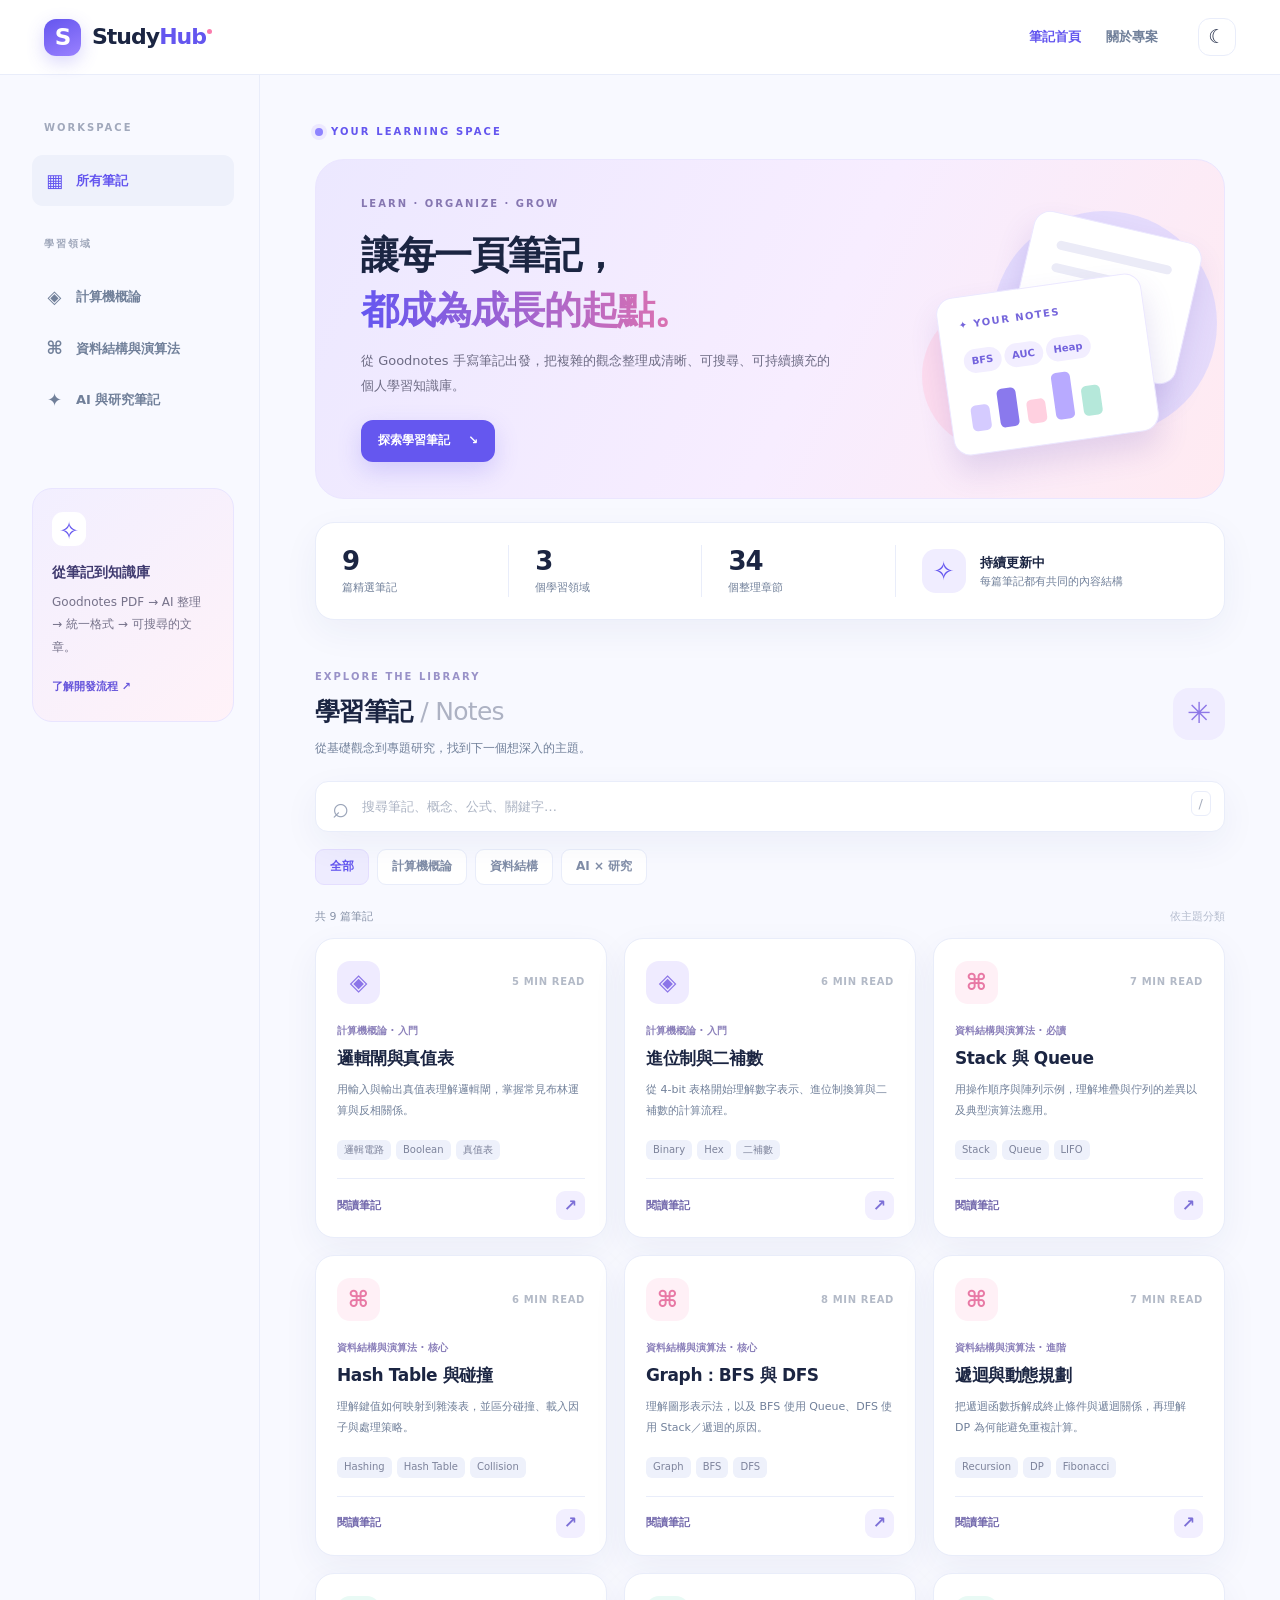
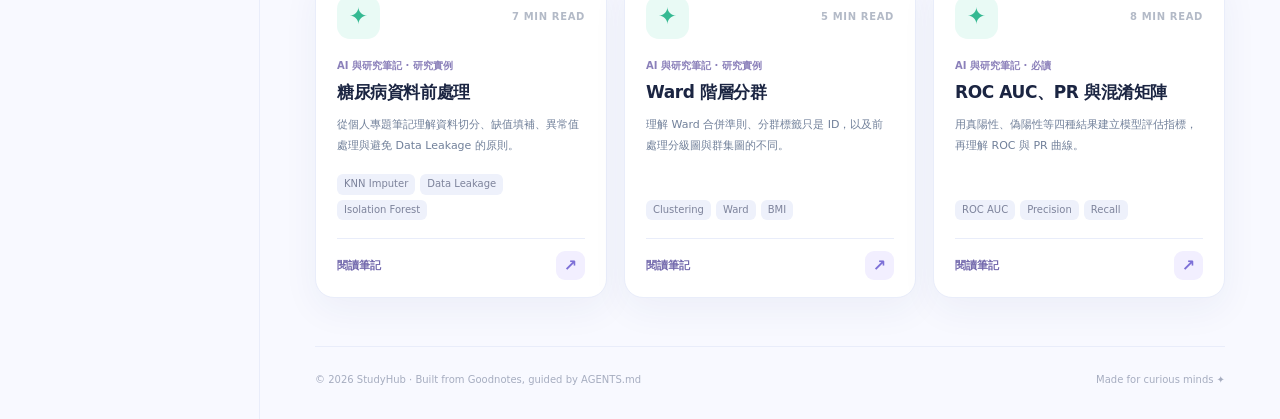
<file: index.html>
<!doctype html>
<html lang="zh-Hant">
<head>
  <meta charset="utf-8">
  <meta name="viewport" content="width=device-width, initial-scale=1">
  <meta name="description" content="StudyHub｜將 Goodnotes 筆記整理成可搜尋、可延伸的學習知識庫。">
  <meta name="color-scheme" content="light dark">
  <title>StudyHub — Goodnotes 學習知識庫</title>
  <link rel="icon" href="assets/favicon.svg" type="image/svg+xml">
  <link rel="stylesheet" href="assets/css/style.css">
  <script defer src="assets/js/site.js"></script>
</head>
<body data-page="home">
  <header class="topbar">
    <div class="topbar-inner">
      <a class="brand" href="index.html" aria-label="StudyHub 首頁"><span class="brand-mark">S</span><span>Study<span class="brand-accent">Hub</span></span><span class="brand-dot"></span></a>
      <nav class="top-links" aria-label="主要導覽"><a class="active" href="index.html">筆記首頁</a><a href="about.html">關於專案</a></nav>
      <button class="theme-button" id="theme-toggle" aria-label="切換明暗主題" title="切換明暗主題">☾</button>
    </div>
  </header>
  <div class="shell">
    <aside class="sidebar" aria-label="側邊欄">
      <div class="sidebar-caption">WORKSPACE</div>
      <a class="side-link selected" href="index.html"><span>▦</span> 所有筆記</a>
      <div class="sidebar-caption space-top">學習領域</div>
      <div id="sidebar-categories">
        <button type="button" class="side-link" data-category="cs"><span>◈</span> 計算機概論</button>
        <button type="button" class="side-link" data-category="ds"><span>⌘</span> 資料結構與演算法</button>
        <button type="button" class="side-link" data-category="ai"><span>✦</span> AI 與研究筆記</button>
      </div>
      <div class="sidebar-panel"><div class="mini-icon">✧</div><strong>從筆記到知識庫</strong><p>Goodnotes PDF → AI 整理 → 統一格式 → 可搜尋的文章。</p><a href="about.html">了解開發流程 <span aria-hidden="true">↗</span></a></div>
    </aside>
    <main class="main-content">
      <div class="eyebrow"><span class="pulse"></span> YOUR LEARNING SPACE</div>
      <section class="hero" aria-labelledby="hero-title"><div class="hero-text"><div class="hero-overline">LEARN · ORGANIZE · GROW</div><h1 id="hero-title">讓每一頁筆記，<br><em>都成為成長的起點。</em></h1><p>從 Goodnotes 手寫筆記出發，把複雜的觀念整理成清晰、可搜尋、可持續擴充的個人學習知識庫。</p><a class="hero-cta" href="#notes">探索學習筆記 <span aria-hidden="true">↘</span></a></div><div class="hero-art" aria-hidden="true"><div class="orb orb-one"></div><div class="orb orb-two"></div><div class="art-card back"><span class="art-line long"></span><span class="art-line"></span><span class="art-line short"></span></div><div class="art-card front"><span class="art-card-head">✦  YOUR NOTES</span><span class="art-pill">BFS</span><span class="art-pill">AUC</span><span class="art-pill">Heap</span><div class="art-graph"><i></i><i></i><i></i><i></i><i></i></div></div></div></section>
      <section class="metrics" aria-label="網站統計"><div><strong id="count-notes">9</strong><span>篇精選筆記</span></div><div><strong id="count-categories">3</strong><span>個學習領域</span></div><div><strong id="count-sections">34</strong><span>個整理章節</span></div><div class="metrics-note"><span class="metrics-star">✧</span><div><b>持續更新中</b><span>每篇筆記都有共同的內容結構</span></div></div></section>
      <section id="notes" class="notes-section" aria-labelledby="notes-title">
        <div class="section-header"><div><div class="section-eyebrow">EXPLORE THE LIBRARY</div><h2 id="notes-title">學習筆記 <span class="muted">/ Notes</span></h2><p>從基礎觀念到專題研究，找到下一個想深入的主題。</p></div><div class="section-icon" aria-hidden="true">✳</div></div>
        <div class="toolbar"><div class="search-shell"><span class="search-icon" aria-hidden="true">⌕</span><input type="search" id="note-search" placeholder="搜尋筆記、概念、公式、關鍵字…" autocomplete="off" aria-label="搜尋筆記"><span class="search-kbd">/</span></div><div class="filter-row" id="category-filters" aria-label="分類篩選"><button type="button" data-category="all" class="filter-chip active">全部</button><button type="button" data-category="cs" class="filter-chip">計算機概論</button><button type="button" data-category="ds" class="filter-chip">資料結構</button><button type="button" data-category="ai" class="filter-chip">AI × 研究</button></div></div>
        <div class="result-meta"><span id="result-count">正在載入筆記…</span><span class="result-meta-right">依主題分類</span></div>
        <div id="notes-grid" class="notes-grid" aria-live="polite"></div>
        <div id="empty-state" class="empty-state" hidden><span class="empty-illustration">⌕</span><h3>沒有找到符合的筆記</h3><p>試試較短的關鍵字，或選擇其他分類。</p><button id="reset-search" type="button" class="reset-button">清除搜尋條件</button></div>
      </section>
      <footer class="footer"><span>© 2026 StudyHub · Built from Goodnotes, guided by AGENTS.md</span><span>Made for curious minds ✦</span></footer>
    </main>
  </div>
</body>
</html>
</file>
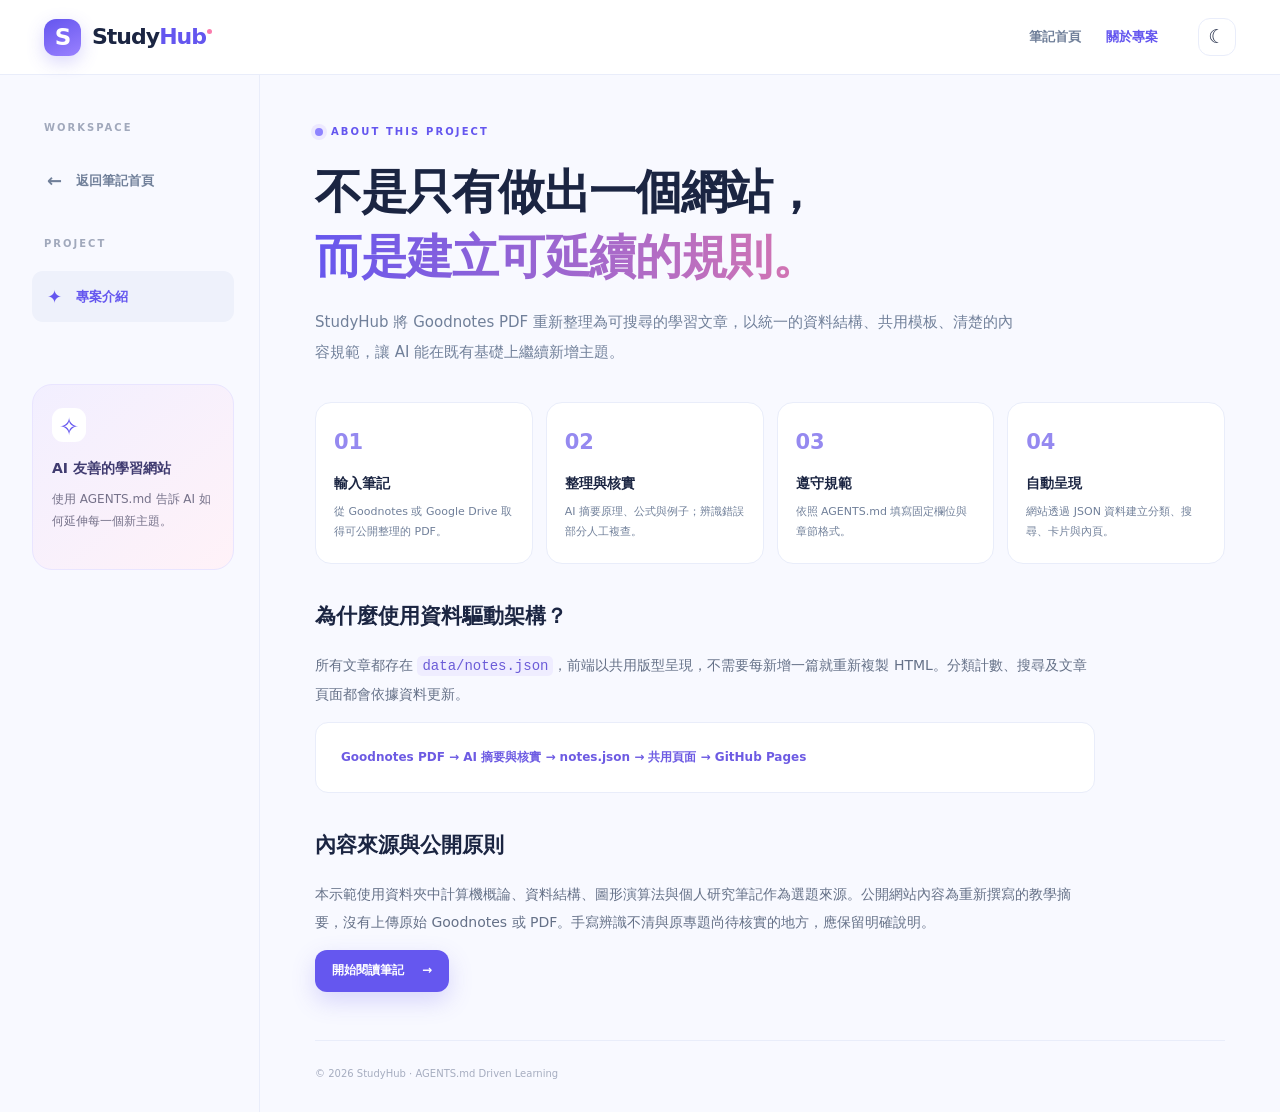
<file: about.html>
<!doctype html><html lang="zh-Hant"><head><meta charset="utf-8"><meta name="viewport" content="width=device-width, initial-scale=1"><meta name="color-scheme" content="light dark"><title>關於 StudyHub</title><link rel="icon" href="assets/favicon.svg" type="image/svg+xml"><link rel="stylesheet" href="assets/css/style.css"><script defer src="assets/js/site.js"></script></head><body data-page="about">
<header class="topbar"><div class="topbar-inner"><a class="brand" href="index.html"><span class="brand-mark">S</span><span>Study<span class="brand-accent">Hub</span></span><span class="brand-dot"></span></a><nav class="top-links"><a href="index.html">筆記首頁</a><a class="active" href="about.html">關於專案</a></nav><button class="theme-button" id="theme-toggle" aria-label="切換明暗主題">☾</button></div></header>
<div class="shell"><aside class="sidebar"><div class="sidebar-caption">WORKSPACE</div><a href="index.html" class="side-link"><span>←</span> 返回筆記首頁</a><div class="sidebar-caption space-top">PROJECT</div><a class="side-link selected" href="about.html"><span>✦</span> 專案介紹</a><div class="sidebar-panel"><div class="mini-icon">✧</div><strong>AI 友善的學習網站</strong><p>使用 AGENTS.md 告訴 AI 如何延伸每一個新主題。</p></div></aside><main class="main-content about-content"><div class="eyebrow"><span class="pulse"></span> ABOUT THIS PROJECT</div><h1>不是只有做出一個網站，<br><span class="gradient-text">而是建立可延續的規則。</span></h1><p class="about-lead">StudyHub 將 Goodnotes PDF 重新整理為可搜尋的學習文章，以統一的資料結構、共用模板、清楚的內容規範，讓 AI 能在既有基礎上繼續新增主題。</p>
<div class="workflow"><div class="workflow-step"><span>01</span><h3>輸入筆記</h3><p>從 Goodnotes 或 Google Drive 取得可公開整理的 PDF。</p></div><div class="workflow-step"><span>02</span><h3>整理與核實</h3><p>AI 摘要原理、公式與例子；辨識錯誤部分人工複查。</p></div><div class="workflow-step"><span>03</span><h3>遵守規範</h3><p>依照 AGENTS.md 填寫固定欄位與章節格式。</p></div><div class="workflow-step"><span>04</span><h3>自動呈現</h3><p>網站透過 JSON 資料建立分類、搜尋、卡片與內頁。</p></div></div>
<section class="about-section"><h2>為什麼使用資料驅動架構？</h2><p>所有文章都存在 <code>data/notes.json</code>，前端以共用版型呈現，不需要每新增一篇就重新複製 HTML。分類計數、搜尋及文章頁面都會依據資料更新。</p><div class="about-code">Goodnotes PDF → AI 摘要與核實 → notes.json → 共用頁面 → GitHub Pages</div></section>
<section class="about-section"><h2>內容來源與公開原則</h2><p>本示範使用資料夾中計算機概論、資料結構、圖形演算法與個人研究筆記作為選題來源。公開網站內容為重新撰寫的教學摘要，沒有上傳原始 Goodnotes 或 PDF。手寫辨識不清與原專題尚待核實的地方，應保留明確說明。</p></section><a href="index.html" class="hero-cta">開始閱讀筆記 <span>→</span></a><footer class="footer"><span>© 2026 StudyHub · AGENTS.md Driven Learning</span></footer></main></div></body></html>
</file>
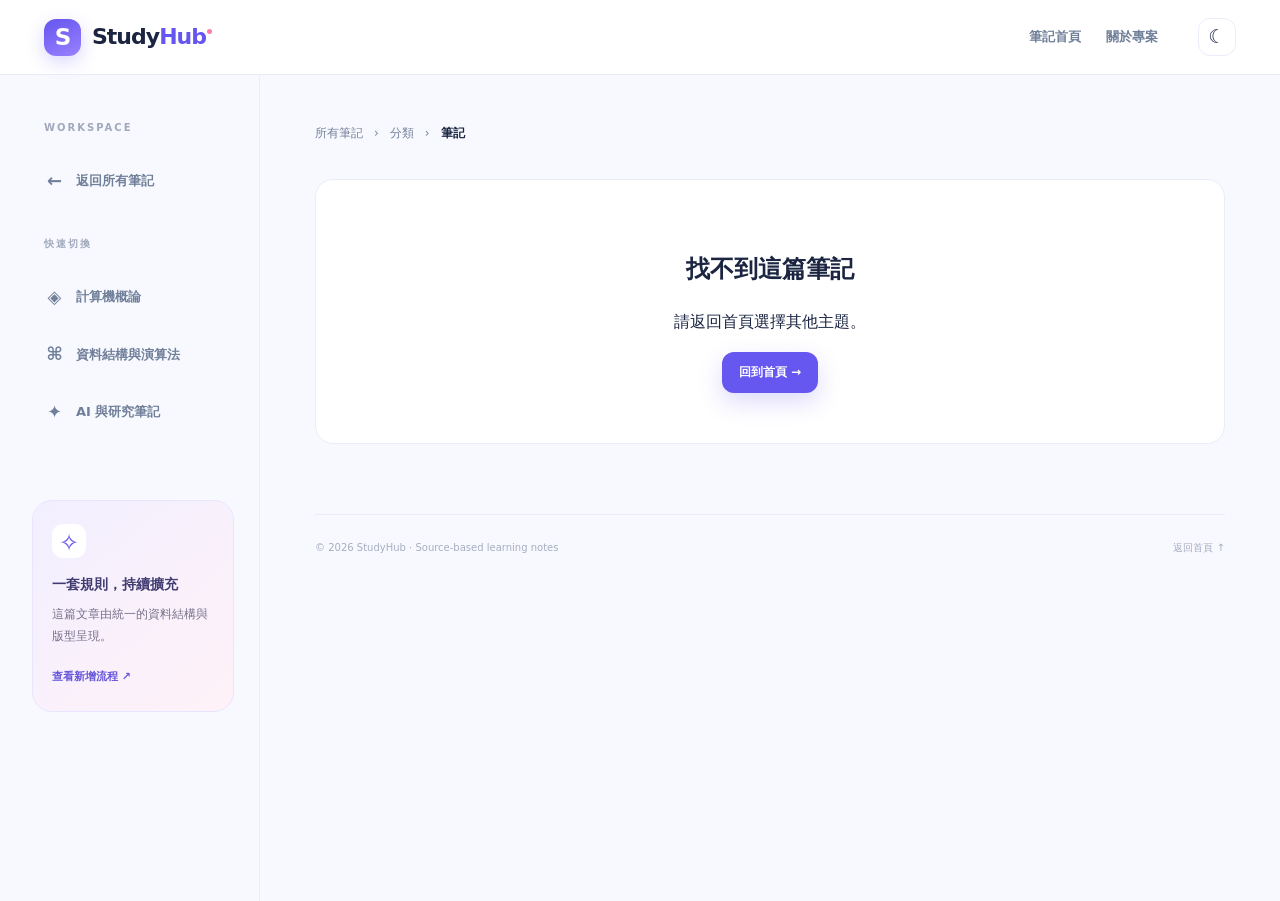
<file: article.html>
<!doctype html>
<html lang="zh-Hant"><head><meta charset="utf-8"><meta name="viewport" content="width=device-width, initial-scale=1"><meta name="color-scheme" content="light dark"><title>學習筆記 — StudyHub</title><link rel="icon" href="assets/favicon.svg" type="image/svg+xml"><link rel="stylesheet" href="assets/css/style.css"><script defer src="assets/js/site.js"></script></head>
<body data-page="article">
<header class="topbar"><div class="topbar-inner"><a class="brand" href="index.html"><span class="brand-mark">S</span><span>Study<span class="brand-accent">Hub</span></span><span class="brand-dot"></span></a><nav class="top-links" aria-label="主要導覽"><a href="index.html">筆記首頁</a><a href="about.html">關於專案</a></nav><button class="theme-button" id="theme-toggle" aria-label="切換明暗主題">☾</button></div></header>
<div class="shell"><aside class="sidebar" aria-label="側邊欄"><div class="sidebar-caption">WORKSPACE</div><a class="side-link" href="index.html"><span>←</span> 返回所有筆記</a><div class="sidebar-caption space-top">快速切換</div><a class="side-link" href="index.html?category=cs"><span>◈</span> 計算機概論</a><a class="side-link" href="index.html?category=ds"><span>⌘</span> 資料結構與演算法</a><a class="side-link" href="index.html?category=ai"><span>✦</span> AI 與研究筆記</a><div class="sidebar-panel"><div class="mini-icon">✧</div><strong>一套規則，持續擴充</strong><p>這篇文章由統一的資料結構與版型呈現。</p><a href="about.html">查看新增流程 ↗</a></div></aside>
<main class="main-content article-main"><nav class="breadcrumbs" aria-label="麵包屑"><a href="index.html">所有筆記</a><span>›</span><a id="article-category-link" href="index.html">分類</a><span>›</span><span id="breadcrumb-title">筆記</span></nav><article id="article-root" class="article-root"><div class="loading">正在載入文章…</div></article><div id="article-navigation" class="article-navigation"></div><footer class="footer"><span>© 2026 StudyHub · Source-based learning notes</span><a href="index.html">返回首頁 ↑</a></footer></main></div>
</body></html>
</file>
<file: assets/css/style.css>
:root{--bg:#f8f9ff;--panel:#ffffff;--ink:#1b2542;--muted:#71809a;--soft:#eef1fb;--line:#e9edfa;--purple:#6456ef;--purple2:#9987ff;--pink:#fa7bac;--mint:#4cc6a7;--shadow:0 12px 36px rgba(41,55,121,.055);--radius:22px}
*{box-sizing:border-box}html{scroll-behavior:smooth}body{margin:0;font-family:Inter,"Noto Sans TC","Microsoft JhengHei","PingFang TC",system-ui,sans-serif;background:var(--bg);color:var(--ink);line-height:1.65}button,input{font:inherit}button{cursor:pointer}a{color:inherit;text-decoration:none}:focus-visible{outline:3px solid #afa4ff;outline-offset:3px}[hidden]{display:none!important}
.topbar{position:sticky;top:0;z-index:50;background:color-mix(in srgb,var(--panel) 94%,transparent);backdrop-filter:blur(18px);border-bottom:1px solid var(--line)}.topbar-inner{max-width:1480px;margin:auto;min-height:74px;display:flex;align-items:center;gap:40px;padding:0 44px}.brand{font-size:22px;font-weight:850;letter-spacing:-1px;display:flex;align-items:center;gap:11px;white-space:nowrap}.brand-mark{width:37px;height:37px;border-radius:12px;display:grid;place-items:center;background:linear-gradient(155deg,#6455ee,#9a81ff);color:white;font-size:23px;box-shadow:0 6px 18px rgba(100,86,239,.24)}.brand-accent{color:var(--purple)}.brand-dot{width:5px;height:5px;background:var(--pink);border-radius:50%;align-self:flex-start;margin-top:10px;margin-left:-10px}.top-links{display:flex;align-items:center;gap:25px;margin-left:auto}.top-links a{font-size:13px;color:var(--muted);font-weight:700;padding:9px 0}.top-links a.active,.top-links a:hover{color:var(--purple)}.theme-button{width:38px;height:38px;border:1px solid var(--line);background:var(--panel);border-radius:12px;color:var(--ink);font-size:19px}
.shell{max-width:1480px;margin:auto;display:grid;grid-template-columns:260px minmax(0,1fr);min-height:calc(100vh - 74px)}.sidebar{padding:45px 25px 28px 32px;border-right:1px solid var(--line);display:flex;flex-direction:column;gap:6px}.sidebar-caption{font-size:10px;letter-spacing:2px;font-weight:850;color:#a1a9bc;margin:0 12px 12px}.sidebar-caption.space-top{margin-top:24px}.side-link{width:100%;border:0;border-radius:11px;background:transparent;display:flex;align-items:center;gap:12px;padding:11px 13px;text-align:left;color:var(--muted);font-size:13px;font-weight:700}.side-link>span{width:19px;font-size:18px;font-weight:700;text-align:center}.side-link.selected,.side-link:hover{background:var(--soft);color:var(--purple)}.sidebar-panel{margin-top:56px;border:1px solid #e9e5ff;background:linear-gradient(140deg,#f2efff,#fff2f8);border-radius:20px;padding:23px 19px;color:#403b70}.sidebar-panel .mini-icon{background:#fff;width:34px;height:34px;border-radius:11px;color:var(--purple);display:grid;place-items:center;font-size:24px;margin-bottom:13px}.sidebar-panel strong{font-size:14px}.sidebar-panel p{font-size:12px;line-height:1.85;color:#76728a;margin:6px 0 14px}.sidebar-panel a{font-size:11px;color:#6655db;font-weight:800}
.main-content{min-width:0;padding:49px 55px 0}.eyebrow{font-size:10px;font-weight:850;color:var(--purple);letter-spacing:2.1px;display:flex;align-items:center;gap:8px;margin-bottom:18px}.pulse{width:8px;height:8px;border-radius:50%;background:#8e83ff;box-shadow:0 0 0 4px #ede9ff}.hero{min-height:312px;background:linear-gradient(115deg,#ece8ff 0%,#f7edff 55%,#ffeaf1 100%);border:1px solid #ebe6ff;border-radius:29px;display:flex;align-items:center;justify-content:space-between;overflow:hidden;padding:36px 45px;position:relative}.hero-text{max-width:590px;z-index:1}.hero-overline{font-size:10px;letter-spacing:2px;color:#8677b1;font-weight:850}.hero h1{font-size:clamp(28px,3vw,43px);line-height:1.42;letter-spacing:-1.4px;margin:16px 0 12px}.hero h1 em{font-style:normal;background:linear-gradient(85deg,#6456f1,#e373ac);-webkit-background-clip:text;background-clip:text;color:transparent}.hero p{font-size:13px;color:#6d6b84;line-height:1.9;max-width:470px;margin:0 0 22px}.hero-cta{display:inline-flex;background:#6557ef;border-radius:12px;padding:11px 17px;color:white;font-size:12px;font-weight:800;align-items:center;gap:18px;box-shadow:0 9px 23px rgba(100,86,239,.22)}.hero-cta:hover{background:#5544db}.hero-art{position:relative;width:255px;height:235px;flex-shrink:0;margin-right:-15px}.orb{position:absolute;border-radius:50%}.orb-one{width:225px;height:225px;background:#d9d3ff;right:-23px;top:0;opacity:.65}.orb-two{width:150px;height:150px;background:#ffd4e8;left:-17px;bottom:-5px;opacity:.65}.art-card{position:absolute;background:white;box-shadow:0 17px 30px rgba(93,71,179,.16);border:1px solid #ece8ff;border-radius:17px}.art-card.back{width:172px;height:145px;top:14px;right:3px;transform:rotate(13deg);padding:26px}.art-line{display:block;height:9px;border-radius:9px;background:#ebebf7;margin-bottom:14px;width:76%}.art-line.long{width:100%}.art-line.short{width:56%}.art-card.front{width:207px;height:159px;left:5px;bottom:2px;transform:rotate(-8deg);padding:20px}.art-card-head{font-size:10px;letter-spacing:1.5px;color:#7565db;font-weight:800;display:block;margin-bottom:13px}.art-pill{display:inline-block;border-radius:16px;background:#f2eeff;color:#7363dd;font-size:10px;font-weight:800;padding:4px 8px;margin-right:3px}.art-graph{display:flex;align-items:end;gap:9px;height:50px;margin-top:8px}.art-graph i{width:19px;height:26px;border-radius:5px;background:#d5cbff}.art-graph i:nth-child(2){height:39px;background:#8a79ed}.art-graph i:nth-child(3){height:24px;background:#ffd0e0}.art-graph i:nth-child(4){height:47px;background:#b8aaff}.art-graph i:nth-child(5){height:30px;background:#b5e8da}
.metrics{display:grid;grid-template-columns:repeat(3,minmax(0,1fr)) 1.7fr;gap:0;background:var(--panel);border:1px solid var(--line);border-radius:19px;margin:23px 0 49px;padding:22px 0;box-shadow:var(--shadow)}.metrics>div{padding:0 26px;display:flex;flex-direction:column;align-items:flex-start;border-right:1px solid var(--line)}.metrics>div:last-child{border:0}.metrics strong{font-size:26px;font-weight:850;letter-spacing:-1px;line-height:1.3}.metrics span{font-size:11px;color:var(--muted)}.metrics .metrics-note{flex-direction:row;align-items:center;gap:14px}.metrics-note .metrics-star{color:var(--purple);font-size:26px;width:44px;height:44px;display:grid;place-items:center;background:#f0edff;border-radius:14px;flex-shrink:0}.metrics-note div{display:flex;flex-direction:column}.metrics-note b{font-size:13px}.metrics-note div span{font-size:11px;line-height:1.6}
.section-header{display:flex;align-items:center;justify-content:space-between;margin-bottom:22px}.section-eyebrow{font-size:10px;letter-spacing:2px;color:#9992c8;font-weight:850;margin-bottom:5px}.section-header h2{font-size:25px;letter-spacing:-.7px;margin:0}.muted{font-weight:500;color:#adb2c3}.section-header p{margin:7px 0 0;color:var(--muted);font-size:12px}.section-icon{width:52px;height:52px;background:#f0edff;color:#8d77e7;display:grid;place-items:center;border-radius:16px;font-size:29px}.toolbar{display:flex;flex-direction:column;gap:17px}.search-shell{position:relative}.search-shell input{width:100%;outline:0;border:1px solid var(--line);background:var(--panel);border-radius:13px;padding:14px 46px;box-shadow:var(--shadow);font-size:13px;color:var(--ink)}.search-shell input:focus{border-color:#ab9ff5;box-shadow:0 0 0 3px rgba(100,86,239,.1)}.search-shell input::placeholder{color:#abb3c3}.search-icon{position:absolute;left:17px;top:3px;font-size:29px;color:#9ba5b9}.search-kbd{position:absolute;right:14px;top:10px;border:1px solid var(--line);border-radius:6px;padding:1px 7px;color:#a6adbd;font-size:13px}.filter-row{display:flex;flex-wrap:wrap;gap:8px}.filter-chip{border:1px solid var(--line);background:var(--panel);color:#808da7;font-size:12px;font-weight:700;border-radius:9px;padding:7px 14px}.filter-chip.active,.filter-chip:hover{color:var(--purple);background:#eeecff;border-color:#e4deff}.result-meta{font-size:11px;color:#8792a8;display:flex;justify-content:space-between;margin:23px 0 12px}.result-meta-right{color:#b4bcce}.notes-grid{display:grid;grid-template-columns:repeat(3,minmax(0,1fr));gap:17px}.note-card{background:var(--panel);border:1px solid var(--line);border-radius:19px;padding:22px 21px 17px;box-shadow:var(--shadow);transition:transform .18s ease,box-shadow .18s ease,border-color .18s ease;display:flex;flex-direction:column;min-height:255px}.note-card:hover{transform:translateY(-4px);box-shadow:0 17px 40px rgba(47,49,113,.105);border-color:#d2cbff}.card-top{display:flex;justify-content:space-between;align-items:center}.category-icon{border-radius:13px;width:43px;height:43px;display:grid;place-items:center;font-size:23px;font-weight:700}.category-icon.violet{background:#efebff;color:#8b75e8}.category-icon.pink{background:#fff0f6;color:#e879a5}.category-icon.mint{background:#e9faf5;color:#35b992}.card-meta{font-size:10px;letter-spacing:.65px;font-weight:800;color:#b3bac7}.card-category{font-size:10px;font-weight:750;color:#8b80ba;margin:19px 0 6px}.note-card h3{font-size:17px;line-height:1.5;margin:0 0 9px;letter-spacing:-.4px}.note-card p{font-size:11px;color:var(--muted);margin:0 0 18px;line-height:1.9;flex-grow:1}.tag-row{display:flex;gap:5px;flex-wrap:wrap}.tag{color:#7d839b;background:var(--soft);border-radius:6px;padding:2px 7px;font-size:10px;max-width:100%;overflow:hidden;text-overflow:ellipsis;white-space:nowrap}.card-bottom{border-top:1px solid var(--line);display:flex;justify-content:space-between;align-items:center;margin-top:18px;padding-top:12px;font-size:11px;color:#7268ac;font-weight:800}.card-arrow{background:#f2efff;color:#7d70d7;border-radius:9px;width:29px;height:29px;display:grid;place-items:center;font-size:16px}.footer{border-top:1px solid var(--line);margin-top:48px;padding:25px 0 30px;display:flex;justify-content:space-between;gap:10px;color:#a6adc0;font-size:10px}.empty-state,.error-state,.not-found{text-align:center;padding:50px 20px;background:var(--panel);border-radius:18px;border:1px solid var(--line)}.empty-illustration{font-size:60px;color:#bbb3f1;line-height:1}.empty-state h3{margin:5px 0}.empty-state p{font-size:12px;color:var(--muted)}.reset-button{background:var(--purple);color:#fff;border:0;border-radius:10px;padding:10px 15px}
.article-main{max-width:1050px}.breadcrumbs{display:flex;align-items:center;gap:11px;color:var(--muted);font-size:12px;margin-bottom:35px}.breadcrumbs a:hover{color:var(--purple)}.breadcrumbs span:last-child{color:var(--ink);font-weight:650}.article-header{padding:6px 0 27px;border-bottom:1px solid var(--line)}.category-label{display:inline-block;background:#edeaff;color:#6b5cdd;padding:7px 12px;border-radius:9px;font-size:11px;font-weight:800}.article-header h1{font-size:clamp(29px,4vw,42px);letter-spacing:-1.2px;margin:16px 0 9px;line-height:1.35}.article-subtitle{color:var(--muted);font-size:16px;margin:0 0 24px}.article-meta{display:flex;gap:22px;flex-wrap:wrap;font-size:11px;color:#8e98ad;font-weight:650}.article-summary{background:linear-gradient(100deg,#f1eeff,#fdf7ff);border-left:3px solid var(--purple);border-radius:12px;padding:18px 22px;margin:29px 0}.article-summary strong{font-size:14px;color:#5b50aa}.article-summary p{font-size:13px;margin:6px 0 0;color:#656581}.toc{background:var(--panel);border:1px solid var(--line);border-radius:17px;padding:24px 27px;margin:22px 0 40px}.toc-title{font-size:10px;color:#9b93c2;font-weight:850;letter-spacing:2px}.toc ol{list-style:none;margin:13px 0 0;padding:0;display:grid;grid-template-columns:1fr 1fr;gap:7px 20px}.toc a{display:flex;align-items:center;gap:12px;font-size:12px;font-weight:700;padding:5px 0}.toc a span{font-size:10px;color:#afa5e5;font-weight:850}.toc a:hover{color:var(--purple)}.article-body{max-width:820px}.article-section{padding-bottom:31px;margin-bottom:31px;border-bottom:1px solid var(--line);scroll-margin-top:105px}.article-section-number{color:var(--purple);font-size:11px;font-weight:850;letter-spacing:1.5px}.article-section h2{font-size:23px;margin:5px 0 15px;letter-spacing:-.6px}.article-section p{font-size:14px;color:#53627a;line-height:2;max-width:820px}.article-section ul{padding-left:22px;color:#53627a;font-size:14px;line-height:2.05}.article-section li{padding-left:5px;margin-bottom:4px}.article-section li::marker{color:#9987ff}.table-scroll{overflow-x:auto;border-radius:12px;border:1px solid var(--line);margin:21px 0}.article-section table{width:100%;border-collapse:collapse;font-size:12px;min-width:400px;background:var(--panel)}.article-section th{background:var(--soft);color:#5b6090;font-weight:800;text-align:left}.article-section td,.article-section th{padding:12px 14px;border-bottom:1px solid var(--line);vertical-align:top}.article-section tr:last-child td{border-bottom:0}.article-section td{color:#52627a}.code-title{background:#29314b;color:#d9e1fb;padding:10px 17px;border-radius:12px 12px 0 0;display:flex;gap:8px;align-items:center;font-size:10px;font-weight:800;letter-spacing:1px;margin-top:22px}.code-dot{background:#ffa3b4;width:7px;height:7px;border-radius:50%}.copy-code{margin-left:auto;border:1px solid #65708b;border-radius:6px;padding:4px 10px;background:#35415d;color:#fff;font-size:10px}.article-section pre{margin:0 0 20px;padding:20px 22px;background:#20283e;overflow:auto;border-radius:0 0 12px 12px;color:#d6e5ff;line-height:1.8;font-size:12px}.example-box{background:#f7f5ff;border-left:3px solid #b39df6;border-radius:10px;padding:17px 19px;margin:21px 0}.example-box .example-label{font-size:10px;font-weight:850;color:#7b6aca;letter-spacing:1.4px}.example-box p{color:#605b85;margin:8px 0 0;font-size:13px}.source-box{background:var(--panel);border:1px solid var(--line);border-radius:15px;padding:21px 24px}.source-box>span{color:var(--purple);font-size:11px;font-weight:850;letter-spacing:1px}.source-box p{font-size:12px;line-height:1.9;color:var(--muted);margin:7px 0 0}.article-end{display:flex;align-items:center;justify-content:space-between;gap:20px;font-size:14px;font-weight:700;margin:26px 0}.article-end button{background:#eeeaff;color:#6756d9;border:0;border-radius:10px;padding:11px 16px;font-size:12px;font-weight:800}.article-navigation{padding-top:22px}.article-navigation h2{font-size:17px}.related-grid{display:grid;grid-template-columns:1fr 1fr;gap:15px}.related-link{display:flex;flex-direction:column;gap:20px;background:var(--panel);padding:21px;border:1px solid var(--line);border-radius:13px;font-size:15px;font-weight:800}.related-link strong{color:var(--purple);font-size:11px}.loading{color:var(--muted)}
.about-content h1{font-size:clamp(30px,4vw,47px);line-height:1.4;letter-spacing:-1.3px;margin:15px 0 17px}.gradient-text{background:linear-gradient(90deg,#6657ee,#d776b0);-webkit-background-clip:text;background-clip:text;color:transparent}.about-lead{font-size:15px;color:var(--muted);max-width:700px;line-height:2}.workflow{display:grid;grid-template-columns:repeat(4,1fr);gap:13px;margin:35px 0}.workflow-step{background:var(--panel);padding:22px 18px;border:1px solid var(--line);border-radius:16px}.workflow-step>span{color:#9589f0;font-weight:850;font-size:21px}.workflow-step h3{font-size:14px;margin:12px 0 7px}.workflow-step p{font-size:11px;color:var(--muted);line-height:1.8;margin:0}.about-section{margin-top:35px;max-width:780px}.about-section h2{font-size:21px}.about-section p{color:#657188;line-height:2;font-size:14px}.about-section code{background:#efedff;color:#6b5cd8;padding:2px 5px;border-radius:5px}.about-code{border:1px solid var(--line);background:var(--panel);padding:23px 25px;border-radius:13px;color:#6d5be3;font-size:12px;font-weight:800;line-height:1.9;margin-bottom:25px}
html[data-theme=dark]{--bg:#14192a;--panel:#1b2336;--ink:#e9edff;--muted:#a2aec9;--soft:#28304c;--line:#323a55;--purple:#a79eff;--shadow:0 12px 36px rgba(0,0,0,.15)}html[data-theme=dark] .hero{background:linear-gradient(115deg,#302b53,#433054,#433044);border-color:#504168}html[data-theme=dark] .hero p{color:#c2b6d3}html[data-theme=dark] .hero-overline{color:#c0b4f8}html[data-theme=dark] .sidebar-panel{background:linear-gradient(140deg,#312e55,#442e4a);border-color:#4e4567;color:#f4ebff}html[data-theme=dark] .sidebar-panel p{color:#c8bfd8}html[data-theme=dark] .sidebar-panel .mini-icon{background:#4e426f}html[data-theme=dark] .article-section p,html[data-theme=dark] .article-section ul,html[data-theme=dark] .article-section td,html[data-theme=dark] .about-section p{color:#c0c9df}html[data-theme=dark] .article-summary{background:linear-gradient(100deg,#302c51,#3b2c51)}html[data-theme=dark] .article-summary strong{color:#c4baff}html[data-theme=dark] .article-summary p{color:#bcb4d5}html[data-theme=dark] .example-box{background:#2c2944}html[data-theme=dark] .example-box p{color:#c9c0e2}html[data-theme=dark] .filter-chip.active{background:#312c51;color:#bbb0ff}html[data-theme=dark] .category-label{background:#342d58;color:#c6b9ff}html[data-theme=dark] .art-card{background:#f9f8ff}
@media(max-width:1180px){.shell{grid-template-columns:225px 1fr}.sidebar{padding-left:17px;padding-right:17px}.main-content{padding:36px 33px 0}.hero{padding:33px}.hero-art{transform:scale(.82);transform-origin:right center;margin-left:-30px}.notes-grid{grid-template-columns:repeat(2,minmax(0,1fr))}.metrics{grid-template-columns:repeat(3,minmax(0,1fr))}.metrics-note{display:none!important}.workflow{grid-template-columns:repeat(2,1fr)}}
@media(max-width:760px){.topbar-inner{min-height:64px;padding:0 19px;gap:14px}.brand{font-size:20px}.brand-mark{width:32px;height:32px}.top-links{gap:13px}.top-links a{font-size:11px}.shell{display:block}.sidebar{border-right:0;padding:11px 18px;display:block;border-bottom:1px solid var(--line);white-space:nowrap;overflow-x:auto}.sidebar-caption,.sidebar-panel{display:none}.sidebar .side-link{width:auto;display:inline-flex;padding:8px 11px;font-size:11px}.sidebar #sidebar-categories{display:inline-flex;gap:4px}.main-content{padding:24px 18px 0}.hero{padding:28px 24px;min-height:auto}.hero h1{font-size:28px}.hero-art{display:none}.hero p{font-size:12px}.eyebrow{margin-top:8px}.metrics{grid-template-columns:repeat(3,1fr);padding:17px 0;margin:18px 0 37px}.metrics>div{padding:0 13px}.metrics strong{font-size:22px}.metrics span{font-size:10px}.section-header h2{font-size:22px}.notes-grid{grid-template-columns:repeat(2,minmax(0,1fr));gap:12px}.note-card{min-height:245px;padding:16px 14px}.note-card h3{font-size:16px}.note-card p{font-size:11px}.category-icon{width:34px;height:34px;border-radius:10px;font-size:18px}.card-category{margin-top:15px}.tag{font-size:9px}.section-icon{width:42px;height:42px;font-size:23px}.footer{flex-wrap:wrap}.breadcrumbs{margin-bottom:23px}.toc ol{grid-template-columns:1fr}.article-header h1{font-size:30px}.article-section h2{font-size:21px}.article-body{max-width:100%}.article-section p,.article-section ul{font-size:13px}.about-content h1{font-size:29px}.workflow{grid-template-columns:repeat(2,1fr);gap:10px}}
@media(max-width:490px){.top-links a:last-child{display:none}.notes-grid{grid-template-columns:1fr}.note-card{min-height:220px}.metrics span{line-height:1.5}.filter-chip{padding:7px 10px;font-size:11px}.related-grid{grid-template-columns:1fr}.workflow{grid-template-columns:1fr}.article-meta{gap:12px}.topbar-inner{padding:0 12px}}
</file>
